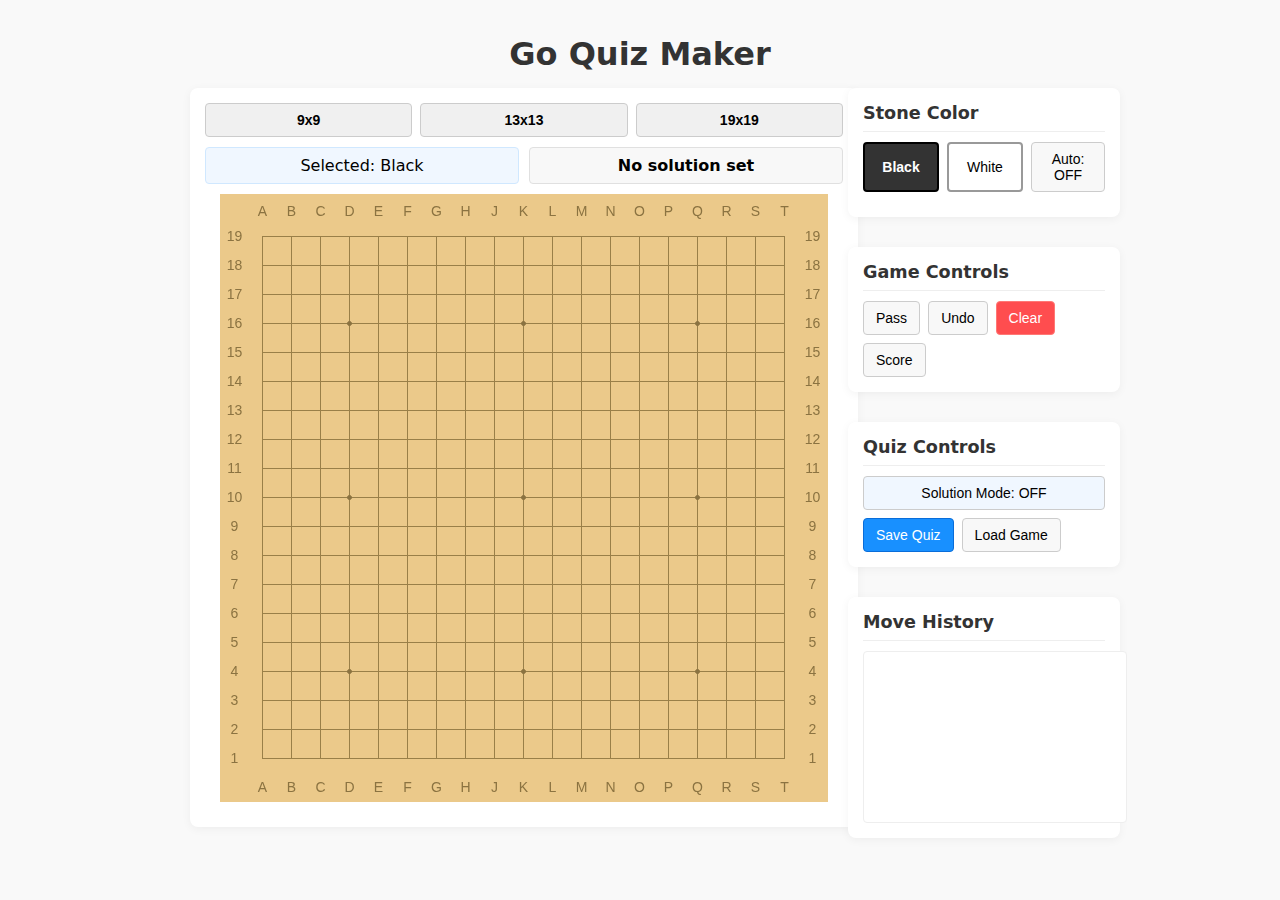
<file: tools/go quiz maker.html>
<!DOCTYPE html>
<html>
<head>
    <title>Go Quiz Maker</title>
    <link rel="stylesheet" href="tenuki.min.css">
    <style>
        body {
            display: flex;
            flex-direction: column;
            align-items: center;
            font-family: system-ui, -apple-system, BlinkMacSystemFont, 'Segoe UI', Roboto, sans-serif;
            max-width: 900px;
            margin: 0 auto;
            padding: 20px;
            background-color: #f9f9f9;
        }

        h1 {
            text-align: center;
            margin: 15px 0;
            font-size: 2rem;
            color: #333;
        }

        .main-container {
            display: flex;
            width: 100%;
        }

        .board-column {
            flex: 2;
            padding-right: 20px;
        }

        .controls-column {
            flex: 1;
            display: flex;
            flex-direction: column;
            gap: 15px;
        }

        .section {
            background-color: white;
            border-radius: 8px;
            box-shadow: 0 2px 10px rgba(0, 0, 0, 0.05);
            padding: 15px;
            margin-bottom: 15px;
            width: 100%;
        }

        .section-title {
            font-size: 1.1rem;
            font-weight: bold;
            margin-bottom: 10px;
            color: #333;
            border-bottom: 1px solid #eee;
            padding-bottom: 8px;
        }

        .controls {
            display: flex;
            flex-wrap: wrap;
            gap: 8px;
        }

        button {
            padding: 8px 12px;
            margin: 0;
            border: 1px solid #ccc;
            border-radius: 4px;
            background-color: #f8f8f8;
            cursor: pointer;
            font-size: 14px;
            transition: all 0.2s;
        }

        button:hover {
            background-color: #e8e8e8;
        }

        .board-size-buttons {
            display: flex;
            gap: 8px;
            margin-bottom: 10px;
        }

        .board-size-buttons button {
            flex: 1;
            background-color: #f0f0f0;
            font-weight: bold;
        }

        #board-container {
            margin: 10px 0;
            display: flex;
            justify-content: center;
            width: 100%;
        }

        #file-input {
            display: none;
        }

        .status-panel {
            display: flex;
            justify-content: space-between;
            margin-bottom: 10px;
        }

        .status-box {
            flex: 1;
            padding: 8px;
            border-radius: 4px;
            text-align: center;
            margin-right: 10px;
        }

        .status-box:last-child {
            margin-right: 0;
        }

        .game-info {
            background-color: #f0f7ff;
            border: 1px solid #d0e8ff;
        }

        .solution-info {
            background-color: #f8f8f8;
            border: 1px solid #e0e0e0;
            font-weight: bold;
        }

        #solution-mode-btn.active {
            background-color: #ffcccc;
            border-color: #ff6666;
        }

        .color-selector {
            display: flex;
            gap: 8px;
            margin-bottom: 10px;
        }

        .color-btn {
            flex: 1;
            padding: 8px 10px;
            border: 1px solid #ccc;
            border-radius: 4px;
            background-color: #f8f8f8;
            cursor: pointer;
        }

        .color-btn.active {
            font-weight: bold;
        }

        #black-stone-btn {
            border: 2px solid #333;
        }

        #black-stone-btn.active {
            background-color: #333;
            color: white;
            border-color: black;
        }

        #white-stone-btn {
            border: 2px solid #999;
            background-color: #fff;
        }

        #white-stone-btn.active {
            background-color: #fff;
            color: black;
            border-color: #999;
            box-shadow: inset 0 0 0 1px rgba(0,0,0,0.1);
        }

        #auto-color-btn.active {
            background-color: #e6f7ff;
            border-color: #1890ff;
        }

        #solution-mode-btn {
            background-color: #f0f7ff;
            width: 100%;
            margin-bottom: 8px;
        }

        #solution-mode-btn.active {
            background-color: #ffe6e6;
            border-color: #ff9999;
            font-weight: bold;
        }

        button.primary {
            background-color: #1890ff;
            color: white;
            border-color: #096dd9;
        }

        button.primary:hover {
            background-color: #40a9ff;
        }

        button.danger {
            background-color: #ff4d4f;
            color: white;
            border-color: #ff7875;
        }

        button.danger:hover {
            background-color: #ff7875;
        }

        #moves-log {
            height: 150px;
            width: 100%;
            overflow-y: auto;
            border: 1px solid #eee;
            border-radius: 4px;
            padding: 10px;
            font-family: monospace;
            background-color: white;
        }

        .tenuki-board {
            margin: 0 auto;
        }

        @media (max-width: 768px) {
            .main-container {
                flex-direction: column;
            }
            .board-column {
                padding-right: 0;
            }
        }
    </style>
</head>
<body>
<h1>Go Quiz Maker</h1>

<div class="main-container">
    <div class="board-column">
        <div class="section">
            <div class="board-size-buttons">
                <button onclick="changeBoardSize(9)">9x9</button>
                <button onclick="changeBoardSize(13)">13x13</button>
                <button onclick="changeBoardSize(19)">19x19</button>
            </div>

            <div class="status-panel">
                <div class="status-box game-info" id="game-info">
                    Selected: <span id="current-player">Black</span>
                </div>
                <div class="status-box solution-info" id="solution-info">
                    No solution set
                </div>
            </div>

            <div id="board-container">
                <!-- Board will be recreated here -->
            </div>
        </div>
    </div>

    <div class="controls-column">
        <div class="section">
            <div class="section-title">Stone Color</div>
            <div class="color-selector">
                <button id="black-stone-btn" class="color-btn active" onclick="selectStoneColor('black')">Black</button>
                <button id="white-stone-btn" class="color-btn" onclick="selectStoneColor('white')">White</button>
                <button id="auto-color-btn" class="color-btn" onclick="toggleAutoColor()">Auto: OFF</button>
            </div>
        </div>

        <div class="section">
            <div class="section-title">Game Controls</div>
            <div class="controls">
                <button onclick="game.pass()">Pass</button>
                <button onclick="undoMove()">Undo</button>
                <button onclick="clearGame()" class="danger">Clear</button>
                <button onclick="showScore()">Score</button>
            </div>
        </div>

        <div class="section">
            <div class="section-title">Quiz Controls</div>
            <button id="solution-mode-btn" onclick="toggleSolutionMode()">Solution Mode: OFF</button>
            <div class="controls">
                <button onclick="saveGame()" class="primary">Save Quiz</button>
                <button onclick="loadGameDialog()">Load Game</button>
                <input type="file" id="file-input" accept=".json" onchange="loadGame(event)">
            </div>
        </div>

        <div class="section">
            <div class="section-title">Move History</div>
            <div id="moves-log">
                <div>Game moves will appear here...</div>
            </div>
        </div>
    </div>
</div>

<script src="tenuki.min.js"></script>
<script>
    let currentBoardSize = 19;
    let game;
    let moveHistory = []; // Store moves in format [color, coordinates/pass]
    const movesLogElement = document.getElementById('moves-log');

    // Solution tracking variables
    let solutionMode = false;
    let solutionMove = null;

    // Manual stone color selection variables
    let selectedStoneColor = "black"; // Default to black
    let autoColorMode = false; // By default, we'll use manual color selection

    // Letters used for SGF coordinates (excluding 'I')
    const LETTERS = 'ABCDEFGHJKLMNOPQRST';

    // Override the original playAt method to implement our manual color selection
    function initializeGame(options = {}) {
        // Create new board element
        const boardContainer = document.getElementById("board-container");
        boardContainer.innerHTML = `
            <div class="tenuki-board" data-include-coordinates="true"></div>
          `;

        const boardElement = boardContainer.querySelector(".tenuki-board");

        // Extract our custom options
        const isReplaying = options.isReplaying || false;
        const preserveHistory = options.preserveHistory || false;

        // Remove our custom options to avoid passing them to Tenuki
        const tenukiOptions = {...options};
        delete tenukiOptions.isReplaying;
        delete tenukiOptions.preserveHistory;

        // Default Tenuki options
        const defaultOptions = {
            element: boardElement,
            boardSize: currentBoardSize,
            komi: 6.5,
            fuzzyStonePlacement: false
        };

        // Merge provided options with defaults for Tenuki
        const gameOptions = {...defaultOptions, ...tenukiOptions};

        // Initialize new game instance
        game = new tenuki.Game(gameOptions);

        // Store the original playAt method
        const originalPlayAt = game.playAt;

        // Override the playAt method to handle manual color selection
        game.playAt = function(y, x, options = {}) {
            if (!autoColorMode && game.currentPlayer() !== selectedStoneColor) {
                // If we're in manual mode and the game's current player doesn't match our selection,
                // toggle the player before placing the stone
                game.pass({ render: false });
            }

            // Call the original playAt method
            return originalPlayAt.call(game, y, x, options);
        };

        // Reset move history when creating a new game
        if (!preserveHistory) {
            moveHistory = [];
            clearMovesLog();

            // Reset solution when starting a new game
            solutionMove = null;
            updateSolutionInfo();
        }

        // Add post-render callback to update UI
        game.callbacks.postRender = function(game) {
            updateGameInfo();

            // Record move in history if not replaying moves
            if (!isReplaying && moveHistory !== null) {
                const currentState = game.currentState();

                // Get the color that was just played
                let playedColor;

                if (autoColorMode) {
                    // In auto mode, get the opposite of current player (normal Go rules)
                    playedColor = currentState.color === "black" ? "white" : "black";
                } else {
                    // In manual mode, use the manually selected color
                    playedColor = selectedStoneColor;
                }

                if (currentState.pass) {
                    moveHistory.push([playedColor, "pass"]);
                    logMove(playedColor, "pass");
                } else if (currentState.playedPoint) {
                    const moveCoord = convertToSGF(currentState.playedPoint.y, currentState.playedPoint.x, game.boardSize);
                    moveHistory.push([playedColor, moveCoord]);
                    logMove(playedColor, moveCoord);

                    // If in solution mode, record this move as the solution
                    if (solutionMode) {
                        solutionMove = [playedColor, moveCoord];
                        updateSolutionInfo();

                        // Automatically turn off solution mode after setting a solution
                        toggleSolutionMode();
                    }
                }
            }
        };

        updateGameInfo();
    }

    // Toggle solution mode
    function toggleSolutionMode() {
        solutionMode = !solutionMode;
        const btn = document.getElementById('solution-mode-btn');
        btn.textContent = `Solution Mode: ${solutionMode ? 'ON' : 'OFF'}`;
        btn.classList.toggle('active', solutionMode);

        updateSolutionInfo();
    }

    // Update the solution info display
    function updateSolutionInfo() {
        const solutionInfo = document.getElementById('solution-info');
        if (solutionMove) {
            solutionInfo.textContent = `Solution: ${solutionMove[0].toUpperCase()} at ${solutionMove[1]}`;
            solutionInfo.style.backgroundColor = '#e6ffe6';
        } else {
            solutionInfo.textContent = "No solution set";
            solutionInfo.style.backgroundColor = '#f8f8f8';
        }
    }

    // Function to select stone color manually
    function selectStoneColor(color) {
        selectedStoneColor = color;

        // Update button UI
        document.getElementById("black-stone-btn").classList.toggle("active", color === "black");
        document.getElementById("white-stone-btn").classList.toggle("active", color === "white");

        // When selecting a color manually, turn off auto mode
        autoColorMode = false;
        document.getElementById("auto-color-btn").classList.remove("active");
        document.getElementById("auto-color-btn").textContent = "Auto: OFF";

        updateGameInfo();
    }

    // Toggle auto color mode
    function toggleAutoColor() {
        autoColorMode = !autoColorMode;

        // Update button UI
        document.getElementById("auto-color-btn").classList.toggle("active", autoColorMode);
        document.getElementById("auto-color-btn").textContent = `Auto: ${autoColorMode ? "ON" : "OFF"}`;

        updateGameInfo();
    }

    // Convert Tenuki coordinates to SGF (e.g., 3,3 -> D16 on 19x19)
    function convertToSGF(y, x, boardSize) {
        // Flip Y-axis since Tenuki counts from top, SGF from bottom
        const flippedY = boardSize - 1 - y;

        // Convert to letter + number format
        const columnLetter = LETTERS[x];
        const rowNumber = flippedY + 1;

        return columnLetter + rowNumber;
    }

    // Convert SGF coordinates to Tenuki (e.g., D16 -> 3,3 on 19x19)
    function convertFromSGF(sgfCoord, boardSize) {
        const columnLetter = sgfCoord.charAt(0);
        const rowNumber = parseInt(sgfCoord.slice(1));

        // Convert letter to X coordinate
        const x = LETTERS.indexOf(columnLetter);

        // Convert row number to Y coordinate (flipping the axis)
        const y = boardSize - rowNumber;

        return { y, x };
    }

    function clearMovesLog() {
        movesLogElement.innerHTML = '';
    }

    function logMove(color, coord) {
        const moveDiv = document.createElement('div');
        moveDiv.textContent = `${color.toUpperCase()}: ${coord}`;
        movesLogElement.appendChild(moveDiv);
        movesLogElement.scrollTop = movesLogElement.scrollHeight;
    }

    function updateGameInfo() {
        if (autoColorMode) {
            document.getElementById("current-player").textContent =
                game.currentPlayer().charAt(0).toUpperCase() + game.currentPlayer().slice(1);
        } else {
            document.getElementById("current-player").textContent =
                selectedStoneColor.charAt(0).toUpperCase() + selectedStoneColor.slice(1);
        }
    }

    function clearGame() {
        initializeGame();
    }

    function changeBoardSize(size) {
        currentBoardSize = size;
        initializeGame(); // Recreate the board with new size
    }

    function showScore() {
        if (game.isOver()) {
            const score = game.score();
            alert(`Black: ${score.black}, White: ${score.white}`);
        } else {
            alert("Game not over yet! Pass twice to end the game.");
        }
    }

    function saveGame() {
        const gameData = {
            boardSize: currentBoardSize,
            komi: game.komi,
            moves: moveHistory,
            solution: solutionMove
        };

        const jsonString = JSON.stringify(gameData, null, 2);
        const blob = new Blob([jsonString], { type: 'application/json' });
        const url = URL.createObjectURL(blob);

        // Create a temporary link element to trigger the download
        const a = document.createElement('a');
        a.href = url;
        a.download = `go-quiz-${new Date().toISOString().slice(0, 10)}.json`;
        document.body.appendChild(a);
        a.click();

        // Clean up
        setTimeout(() => {
            document.body.removeChild(a);
            URL.revokeObjectURL(url);
        }, 0);
    }

    function loadGameDialog() {
        document.getElementById('file-input').click();
    }

    function loadGame(event) {
        const file = event.target.files[0];
        if (!file) return;

        const reader = new FileReader();

        reader.onload = function(e) {
            try {
                const gameData = JSON.parse(e.target.result);
                console.log("Loaded game data:", gameData);

                if (!gameData.boardSize || !Array.isArray(gameData.moves)) {
                    throw new Error("Invalid game file format");
                }

                // Update board size
                currentBoardSize = gameData.boardSize;

                // Initialize new game with saved settings
                initializeGame({
                    boardSize: gameData.boardSize,
                    komi: gameData.komi || 6.5
                });

                // Store the move history from the file
                moveHistory = gameData.moves.slice();

                // Load the solution if it exists
                solutionMove = gameData.solution || null;
                updateSolutionInfo();

                // Clear the moves log before replaying
                clearMovesLog();

                // Replay moves from the saved game - this will also update the moves log
                replayMoves(gameData.moves);

                // Reset file input
                document.getElementById('file-input').value = '';
            } catch (error) {
                console.error("Error loading game:", error);
                alert("Failed to load game file: " + error.message);
            }
        };

        reader.readAsText(file);
    }

    function replayMoves(moves) {
        if (!moves || !Array.isArray(moves)) return;

        // Create a clean board state
        clearGame();

        // We need to manually place stones according to their recorded colors
        const blackStones = [];
        const whiteStones = [];

        // First, separate the moves by color
        for (const [color, moveData] of moves) {
            if (moveData === "pass") continue;

            // Convert SGF coordinates to Tenuki coordinates
            const { y, x } = convertFromSGF(moveData, currentBoardSize);

            if (color === "black") {
                blackStones.push({ y, x });
            } else {
                whiteStones.push({ y, x });
            }
        }

        // For each move, log it in the UI
        for (const [color, moveData] of moves) {
            if (moveData !== "pass") {
                logMove(color, moveData);
            }
        }

        // Place all black stones first
        for (const stone of blackStones) {
            // Ensure we're in manual mode with black stones selected
            autoColorMode = false;
            selectedStoneColor = "black";
            updateGameInfo();

            // Make sure game's current player is black before placing
            if (game.currentPlayer() !== "black") {
                game.pass({ render: false });
            }

            // Place the stone
            game.playAt(stone.y, stone.x);
        }

        // Then place all white stones
        for (const stone of whiteStones) {
            // Ensure we're in manual mode with white stones selected
            autoColorMode = false;
            selectedStoneColor = "white";
            updateGameInfo();

            // Make sure game's current player is white before placing
            if (game.currentPlayer() !== "white") {
                game.pass({ render: false });
            }

            // Place the stone
            game.playAt(stone.y, stone.x);
        }

        // Update the UI buttons to reflect the final state
        document.getElementById("black-stone-btn").classList.toggle("active", selectedStoneColor === "black");
        document.getElementById("white-stone-btn").classList.toggle("active", selectedStoneColor === "white");
        document.getElementById("auto-color-btn").classList.toggle("active", autoColorMode);
        document.getElementById("auto-color-btn").textContent = `Auto: ${autoColorMode ? "ON" : "OFF"}`;
    }

    function undoMove() {
        // Temporarily override the postRender callback so it won't log a move.
        const originalCallback = game.callbacks.postRender;
        game.callbacks.postRender = function(game) {
            updateGameInfo();
        };

        // Execute undo.
        game.undo();

        // Remove the last move from our moveHistory and UI.
        if (moveHistory.length > 0) {
            moveHistory.pop();
            if (movesLogElement.lastChild) {
                movesLogElement.removeChild(movesLogElement.lastChild);
            }
        }

        // Manually re-render the board (if undo doesn't trigger a render automatically).
        game.render();

        // Restore the original callback.
        game.callbacks.postRender = originalCallback;
    }

    // Initial game setup
    initializeGame();

    // Initialize the color buttons
    selectStoneColor("black");
</script>
</body>
</html>
</file>
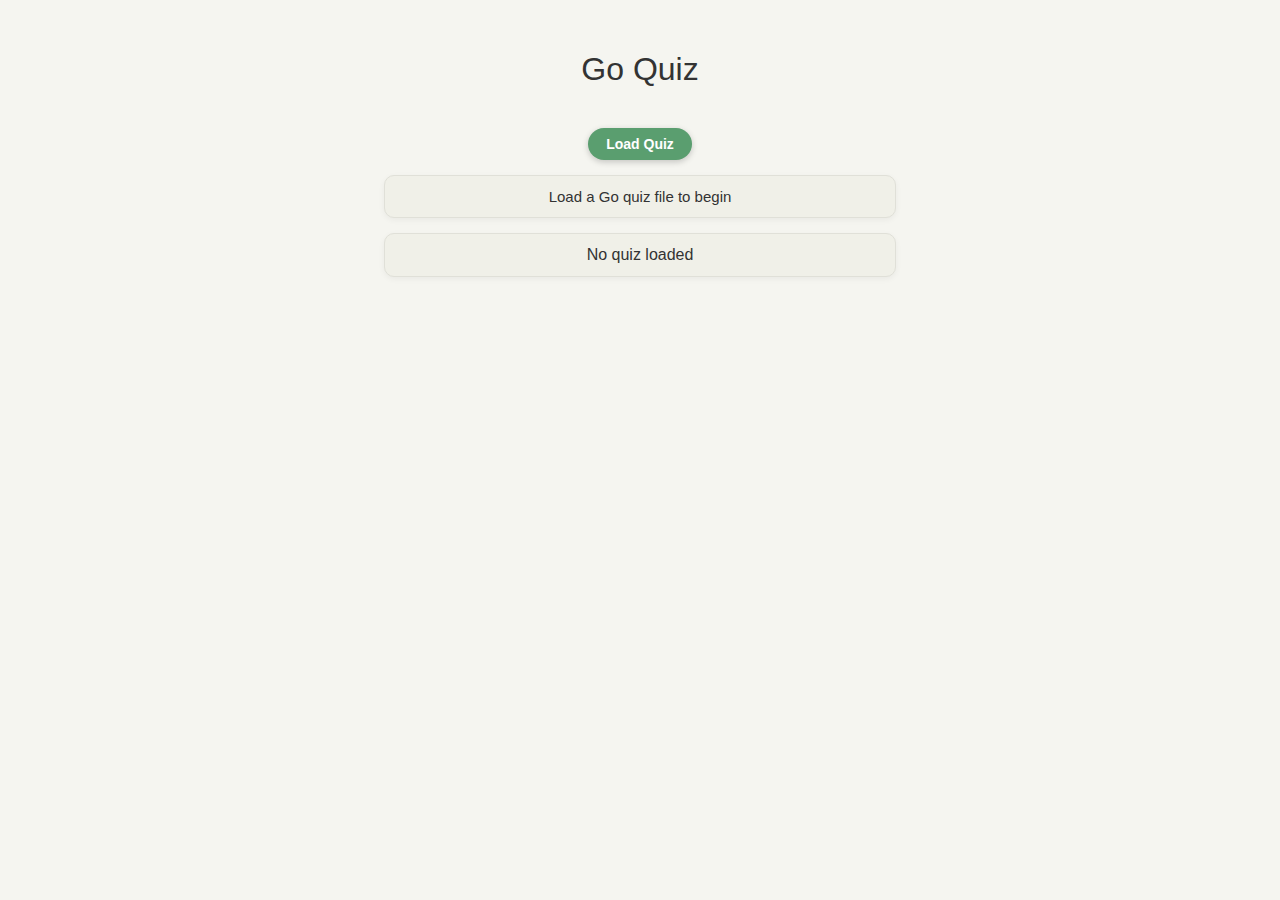
<file: tools/go quiz player.html>
<!DOCTYPE html>
<html lang="en">
<head>
    <meta charset="UTF-8">
    <meta name="viewport" content="width=device-width, initial-scale=1.0">
    <title>Go Quiz</title>
    <link rel="stylesheet" href="tenuki.min.css">
    <style>
        body {
            font-family: 'Helvetica Neue', Arial, sans-serif;
            text-align: center;
            background-color: #f5f5f0;
            color: #333;
            max-width: 800px;
            margin: 0 auto;
            padding: 30px 20px;
        }

        h1 {
            font-weight: 300;
            margin-bottom: 25px;
            color: #333;
        }

        .container {
            display: flex;
            flex-direction: column;
            align-items: center;
        }

        .board-container {
            margin: 15px auto;
            position: relative;
            display: flex;
            justify-content: center;
        }

        .tenuki-board {
            margin: 0 auto;
            box-shadow: 0 4px 15px rgba(0, 0, 0, 0.12);
        }

        .feedback {
            width: 60%;
            margin: 0 auto 15px auto;
            padding: 12px 15px;
            background-color: #f0f0e8;
            border-radius: 10px;
            border: 1px solid #e0e0d8;
            box-shadow: 0 2px 6px rgba(0, 0, 0, 0.05);
            text-align: center;
            font-size: 16px;
            font-weight: 500;
            transition: all 0.3s ease;
        }

        .feedback.correct {
            background-color: #5a9e6f;
            color: white;
            animation: winner-pulse 2s infinite ease-in-out;
        }

        .feedback.incorrect {
            background-color: #e05252;
            color: white;
        }

        .feedback.neutral {
            background-color: #f0f0e8;
            color: #333;
        }

        .controls {
            display: flex;
            justify-content: center;
            gap: 10px;
            margin: 15px 0;
        }

        button {
            background-color: #f2f2f2;
            color: #333;
            border: 1px solid #ddd;
            border-radius: 20px;
            padding: 8px 18px;
            font-size: 14px;
            font-weight: 500;
            cursor: pointer;
            transition: all 0.2s ease;
            outline: none;
        }

        button:hover {
            background-color: #e0e0e0;
            transform: translateY(-1px);
        }

        button:active {
            transform: translateY(1px);
        }

        .load-btn {
            background-color: #5a9e6f;
            color: white;
            font-weight: bold;
            box-shadow: 0 2px 6px rgba(0, 0, 0, 0.2);
            border: none;
        }

        .load-btn:hover {
            background-color: #4a8e5f;
        }

        .quiz-info {
            width: 60%;
            margin: 0 auto 15px auto;
            padding: 12px 15px;
            background-color: #f0f0e8;
            border-radius: 10px;
            border: 1px solid #e0e0d8;
            box-shadow: 0 2px 6px rgba(0, 0, 0, 0.05);
            text-align: center;
            font-size: 15px;
            display: flex;
            align-items: center;
            justify-content: center;
        }

        /* New styles for the stone indicator */
        .color-display {
            display: flex;
            align-items: center;
            justify-content: center;
            gap: 12px;
        }

        .stone-indicator {
            width: 24px;
            height: 24px;
            border-radius: 50%;
            display: inline-block;
            box-shadow: 0 2px 4px rgba(0, 0, 0, 0.2);
        }

        .stone-indicator.black {
            background-color: #222;
        }

        .stone-indicator.white {
            background-color: #fff;
            border: 1px solid #ccc;
        }

        #file-input {
            display: none;
        }

        @keyframes winner-pulse {
            0% { opacity: 0.9; }
            50% { opacity: 1; }
            100% { opacity: 0.9; }
        }

        @media (max-width: 600px) {
            .feedback, .quiz-info {
                width: 90%;
            }
        }
    </style>
</head>
<body>
<div class="container">
    <h1>Go Quiz</h1>

    <div class="controls">
        <input type="file" id="file-input" accept=".json">
        <button id="load-btn" class="load-btn">Load Quiz</button>
        <button id="retry-btn" class="retry-btn" style="display: none;">Retry</button>
    </div>

    <div id="quiz-info" class="quiz-info">
        Load a Go quiz file to begin
    </div>

    <div id="feedback" class="feedback neutral">
        No quiz loaded
    </div>

    <div id="board-container" class="board-container">
        <div class="tenuki-board" data-include-coordinates="true"></div>
    </div>
</div>

<script src="tenuki.min.js"></script>
<script>
    // Global variables
    let game = null;
    let quizData = null;
    let solution = null;
    const LETTERS = 'ABCDEFGHJKLMNOPQRST';

    // DOM elements
    const boardContainer = document.getElementById('board-container');
    const feedbackElement = document.getElementById('feedback');
    const quizInfoElement = document.getElementById('quiz-info');
    const fileInput = document.getElementById('file-input');
    const loadButton = document.getElementById('load-btn');
    const retryButton = document.getElementById('retry-btn');

    // Initialize the UI
    initializeUI();

    function initializeUI() {
        // Set up event listeners
        loadButton.addEventListener('click', () => fileInput.click());
        fileInput.addEventListener('change', loadQuiz);
        retryButton.addEventListener('click', resetQuiz);

        // Initially there's no board until a quiz is loaded
        boardContainer.innerHTML = '<div class="tenuki-board" data-include-coordinates="true"></div>';
    }

    function loadQuiz(event) {
        const file = event.target.files[0];
        if (!file) return;

        const reader = new FileReader();

        reader.onload = function(e) {
            try {
                quizData = JSON.parse(e.target.result);

                if (!quizData.boardSize || !Array.isArray(quizData.moves) || !quizData.solution) {
                    throw new Error("Invalid quiz file format");
                }

                // Store the solution
                solution = quizData.solution;

                // Set up the board and initialize the game
                setupBoard();

                // Update UI
                updateQuizInfo();
                updateFeedback("neutral", "Make your move to solve the quiz");
                retryButton.style.display = "inline-block";

                // Reset file input
                fileInput.value = '';
            } catch (error) {
                console.error("Error loading quiz:", error);
                updateFeedback("incorrect", "Failed to load quiz file: " + error.message);
            }
        };

        reader.readAsText(file);
    }

    function setupBoard() {
        // Create a fresh board container
        boardContainer.innerHTML = '<div class="tenuki-board" data-include-coordinates="true"></div>';
        const boardElement = boardContainer.querySelector(".tenuki-board");

        // Initialize the game with the right board size
        game = new tenuki.Game({
            element: boardElement,
            boardSize: quizData.boardSize,
            komi: quizData.komi || 6.5,
            fuzzyStonePlacement: false
        });

        // Override the playAt method to check for the solution
        const originalPlayAt = game.playAt;
        game.playAt = function(y, x) {
            // First, check if this is a valid move
            const isValidMove = originalPlayAt.call(game, y, x);

            if (isValidMove) {
                // Convert the coordinates to SGF format
                const moveCoord = convertToSGF(y, x, game.boardSize);

                // Check if this move matches the solution
                if (solution[0] === game.currentState().color && solution[1] === moveCoord) {
                    updateFeedback("correct", "Correct! That's the right move.");
                } else {
                    updateFeedback("incorrect", "Incorrect. Try again!");
                }
            }

            return isValidMove;
        };

        // Replay the moves from the quiz
        replayMoves(quizData.moves);
    }

    function replayMoves(moves) {
        if (!moves || !Array.isArray(moves)) return;

        // Place all stones according to the moves, except potentially the last one
        for (let i = 0; i < moves.length; i++) {
            const [color, moveData] = moves[i];

            // Skip the last move if it matches our solution
            // This prevents playing the solution move which the player needs to find
            if (i === moves.length - 1 &&
                solution &&
                solution[0] === color &&
                solution[1] === moveData) {
                console.log("Skipping last move as it's the solution");
                continue;
            }

            if (moveData === "pass") continue;

            // Convert SGF coordinates to Tenuki coordinates
            const { y, x } = convertFromSGF(moveData, game.boardSize);

            // Make sure the current player matches the move color
            while (game.currentPlayer() !== color) {
                game.pass({ render: false });
            }

            // Place the stone
            game.playAt(y, x);
        }
    }

    function convertToSGF(y, x, boardSize) {
        // Flip Y-axis since Tenuki counts from top, SGF from bottom
        const flippedY = boardSize - 1 - y;

        // Convert to letter + number format
        const columnLetter = LETTERS[x];
        const rowNumber = flippedY + 1;

        return columnLetter + rowNumber;
    }

    function convertFromSGF(sgfCoord, boardSize) {
        const columnLetter = sgfCoord.charAt(0);
        const rowNumber = parseInt(sgfCoord.slice(1));

        // Convert letter to X coordinate
        const x = LETTERS.indexOf(columnLetter);

        // Convert row number to Y coordinate (flipping the axis)
        const y = boardSize - rowNumber;

        return { y, x };
    }

    function updateFeedback(type, message) {
        feedbackElement.className = `feedback ${type}`;
        feedbackElement.textContent = message;
    }

    function updateQuizInfo() {
        if (quizData && solution) {
            // Create a visual stone indicator instead of just text
            quizInfoElement.innerHTML = `
                <div class="color-display">
                    <span>Play as:</span>
                    <div class="stone-indicator ${solution[0]}"></div>
                </div>
            `;
        } else {
            quizInfoElement.textContent = "Load a Go quiz file to begin";
        }
    }

    function resetQuiz() {
        if (quizData) {
            setupBoard();
            updateFeedback("neutral", "Make your move to solve the quiz");
        }
    }
</script>
</body>
</html>
</file>
<file: tools/tenuki.min.css>
/*!
 * Tenuki v0.3.1 (https://github.com/aprescott/tenuki)
 * Copyright © 2016-2019 Adam Prescott.
 * Licensed under the MIT license.
 */
.tenuki-dom-renderer.tenuki-board{position:relative;-webkit-user-select:none;user-select:none;-webkit-tap-highlight-color:transparent;overflow:hidden;cursor:default}.tenuki-dom-renderer.tenuki-board .tenuki-inner-container{background:#ebc98a}.tenuki-dom-renderer.tenuki-board .tenuki-zoom-container{transition:transform .2s ease-in-out;transform:scale(1)}.tenuki-dom-renderer.tenuki-board[data-include-coordinates=true] .cancel-zoom.visible,.tenuki-dom-renderer.tenuki-board[data-include-coordinates=true] .cancel-zoom.visible+.cancel-zoom-backdrop{margin-left:25px;margin-bottom:25px}.tenuki-dom-renderer.tenuki-board .lines{position:absolute;top:0;left:0;margin:18px}.tenuki-dom-renderer.tenuki-board[data-include-coordinates=true] .lines{margin:43px}.tenuki-dom-renderer.tenuki-board .line{background:#997f48;float:left;position:relative}.tenuki-dom-renderer.tenuki-board .line.horizontal{height:1px;width:100%;margin-bottom:28px;clear:left}.tenuki-dom-renderer.tenuki-board .line.vertical{width:1px;height:100%;margin-right:28px}.tenuki-dom-renderer.tenuki-board .line.vertical:last-child{margin-right:-1px}.tenuki-dom-renderer.tenuki-board[data-include-coordinates=true] .line.horizontal:after,.tenuki-dom-renderer.tenuki-board[data-include-coordinates=true] .line.horizontal:before,.tenuki-dom-renderer.tenuki-board[data-include-coordinates=true] .line.vertical:after,.tenuki-dom-renderer.tenuki-board[data-include-coordinates=true] .line.vertical:before{width:20px;height:20px;text-align:center;line-height:20px;font-family:sans-serif;color:#8b7341;display:block;font-size:14px}.tenuki-dom-renderer.tenuki-board[data-include-coordinates=true] .line.vertical:after,.tenuki-dom-renderer.tenuki-board[data-include-coordinates=true] .line.vertical:before{content:attr(data-top-gutter)}.tenuki-dom-renderer.tenuki-board[data-include-coordinates=true] .line.horizontal:after,.tenuki-dom-renderer.tenuki-board[data-include-coordinates=true] .line.horizontal:before{content:attr(data-left-gutter)}.tenuki-dom-renderer.tenuki-board[data-include-coordinates=true] .line.vertical:before{margin-left:-10px;margin-top:-38px}.tenuki-dom-renderer.tenuki-board[data-include-coordinates=true] .line.vertical:after{position:absolute;bottom:0;left:0;margin-left:-10px;margin-bottom:-38px}.tenuki-dom-renderer.tenuki-board[data-include-coordinates=true] .line.horizontal:before{margin-left:-38px;margin-top:-10px}.tenuki-dom-renderer.tenuki-board[data-include-coordinates=true] .line.horizontal:after{position:absolute;top:0;right:0;margin-right:-38px;margin-top:-10px}.tenuki-dom-renderer.tenuki-board .hoshi{margin-top:16px;margin-left:16px}.tenuki-dom-renderer.tenuki-board[data-include-coordinates=true] .hoshi{margin-top:41px;margin-left:41px}.tenuki-dom-renderer.tenuki-board .hoshi{width:calc(2 * 2px + 1px);height:calc(2 * 2px + 1px);border-radius:50%;background:#8b7341;position:absolute}.tenuki-dom-renderer.tenuki-board .intersections{position:absolute;top:4px;left:4px}.tenuki-dom-renderer.tenuki-board[data-include-coordinates=true] .intersections{margin-top:25px;margin-left:25px}.tenuki-dom-renderer.tenuki-board .intersection{width:29px;height:29px}.tenuki-dom-renderer.tenuki-board-nonflat,.tenuki-dom-renderer.tenuki-board-nonflat .intersections,.tenuki-dom-renderer.tenuki-board-nonflat .tenuki-inner-container,.tenuki-dom-renderer.tenuki-board-nonflat .tenuki-zoom-container{transform:scale(1) translate3d(0,0,0)}.tenuki-dom-renderer.tenuki-board-nonflat.tenuki-smaller-stones .intersection{width:27px;height:27px;border:1px solid transparent}.tenuki-dom-renderer.tenuki-board-nonflat.tenuki-fuzzy-placement .occupied{transition:.1s margin}.tenuki-dom-renderer.tenuki-board-nonflat.tenuki-fuzzy-placement .intersection.played{transition:none}.tenuki-dom-renderer.tenuki-board-nonflat.tenuki-fuzzy-placement .intersection.v-shift-up{margin-top:-1px}.tenuki-dom-renderer.tenuki-board-nonflat.tenuki-fuzzy-placement .intersection.v-shift-upup{margin-top:-2px}.tenuki-dom-renderer.tenuki-board-nonflat.tenuki-fuzzy-placement .intersection.v-shift-down{margin-top:1px}.tenuki-dom-renderer.tenuki-board-nonflat.tenuki-fuzzy-placement .intersection.v-shift-downdown{margin-top:2px}.tenuki-dom-renderer.tenuki-board-nonflat.tenuki-fuzzy-placement .intersection.h-shift-left{margin-left:-1px}.tenuki-dom-renderer.tenuki-board-nonflat.tenuki-fuzzy-placement .intersection.h-shift-leftleft{margin-left:-2px}.tenuki-dom-renderer.tenuki-board-nonflat.tenuki-fuzzy-placement .intersection.h-shift-right{margin-left:1px}.tenuki-dom-renderer.tenuki-board-nonflat.tenuki-fuzzy-placement .intersection.h-shift-rightright{margin-left:2px}.tenuki-dom-renderer.tenuki-board .intersection,.tenuki-dom-renderer.tenuki-board .intersection .stone{position:absolute}.tenuki-dom-renderer.tenuki-board .empty.hovered .stone,.tenuki-dom-renderer.tenuki-board .occupied .stone{content:"";display:block;border-radius:50%;border:1px solid #000;width:calc(100% - 2px);height:calc(100% - 2px)}.tenuki-dom-renderer.tenuki-board .intersection.occupied.played .stone:after{content:"";display:block;width:5px;height:5px;border-radius:50%;border:2px solid;position:absolute;left:calc((100% + 2px + 1px)/ 2);top:calc((100% + 2px + 1px)/ 2);margin-left:-6px;margin-top:-6px;z-index:2}.tenuki-dom-renderer.tenuki-board .intersection.white.occupied.played .stone:after{color:#000;background:#000}.tenuki-dom-renderer.tenuki-board .intersection.black.occupied.played .stone:after{color:#fff;background:#fff}.tenuki-dom-renderer.tenuki-board .empty.hovered.white .stone,.tenuki-dom-renderer.tenuki-board .occupied.white .stone{background:#fff;border-color:#676767}.tenuki-dom-renderer.tenuki-board .empty.hovered.white .stone{border-color:#000}.tenuki-dom-renderer.tenuki-board .empty.hovered.black .stone,.tenuki-dom-renderer.tenuki-board .occupied.black .stone{background:#000}.tenuki-dom-renderer.tenuki-board .intersection.dead .stone,.tenuki-dom-renderer.tenuki-board .intersection.empty.hovered .stone{opacity:.5}.tenuki-dom-renderer.tenuki-board-nonflat .intersection.dead .stone{opacity:.7}.tenuki-dom-renderer.tenuki-board .intersection.ko .stone{background:0 0!important;width:11px!important;height:11px!important;border:1px solid #000!important;border-radius:0!important;left:50%!important;top:50%!important;opacity:1!important;position:absolute;margin-top:calc(-1px - 6px);margin-left:calc(-1px - 6px)}.tenuki-dom-renderer.tenuki-board .intersection.occupied.black.dead .stone,.tenuki-dom-renderer.tenuki-board .intersection.occupied.black.white .stone{border-color:rgba(0,0,0,.5)}.tenuki-dom-renderer.tenuki-board .intersection.occupied.black.dead .stone{background:rgba(0,0,0,.5)}.tenuki-dom-renderer.tenuki-board .intersection.occupied.white.dead .stone{background:rgba(255,255,255,.5)}.tenuki-dom-renderer.tenuki-board .intersection.territory-black:after,.tenuki-dom-renderer.tenuki-board .intersection.territory-white:after{content:"";display:block;width:calc(25% + 4px);height:calc(25% + 4px);position:absolute;left:50%;top:50%;margin-left:calc((-25% - 4px)/ 2);margin-top:calc((-25% - 4px)/ 2)}.tenuki-dom-renderer.tenuki-board .intersection.territory-black:after{background:#000}.tenuki-dom-renderer.tenuki-board .intersection.territory-white:after{background:#fff}.tenuki-dom-renderer.tenuki-board-nonflat .occupied .stone{box-shadow:0 1.5px 0 rgba(62,62,62,.38)}.tenuki-dom-renderer.tenuki-board-nonflat .intersection.dead .stone{box-shadow:0 1.5px 0 rgba(62,62,62,.19)}.tenuki-dom-renderer.tenuki-board-nonflat .empty.hovered.black .stone,.tenuki-dom-renderer.tenuki-board-nonflat .occupied.black .stone{border-color:#474747}.tenuki-dom-renderer.tenuki-board-nonflat .empty.hovered.white .stone,.tenuki-dom-renderer.tenuki-board-nonflat .occupied.white .stone{border-color:#dedede}.tenuki-dom-renderer.tenuki-board-nonflat .occupied .stone:before{content:"";position:absolute;top:0;left:0;width:100%;height:100%;border-radius:50%;z-index:2}.tenuki-dom-renderer.tenuki-board-nonflat .occupied.black .stone:before{background:radial-gradient(circle at 50% 15%,#616161,#39363d 50%)}.tenuki-dom-renderer.tenuki-board-nonflat .occupied.white .stone:before{background:radial-gradient(circle at 50% 15%,#fff,#fafdfc 70%)}.tenuki-board.tenuki-scaled .cancel-zoom.visible{background:#b95858;height:70px;width:20px;position:absolute;transform:rotateZ(45deg);bottom:62px;z-index:2;left:89px}.tenuki-board.tenuki-svg-renderer.tenuki-scaled .cancel-zoom.visible{left:87px}.tenuki-board.tenuki-scaled .cancel-zoom.visible:after{background:#b95858;content:"";height:20px;left:-25px;position:absolute;top:25px;width:70px}.tenuki-board.tenuki-scaled .cancel-zoom.visible+.cancel-zoom-backdrop{position:absolute;z-index:1;bottom:48px;background:rgba(235,201,138,.81);border-radius:50%;width:100px;height:100px;left:49px}.tenuki-board.tenuki-svg-renderer.tenuki-scaled .cancel-zoom.visible+.cancel-zoom-backdrop{width:99px;height:98px;left:47px}.tenuki-svg-renderer{-webkit-user-select:none;user-select:none;cursor:default}.tenuki-svg-renderer.tenuki-board-nonflat .intersections,.tenuki-svg-renderer.tenuki-board-nonflat .tenuki-zoom-container,.tenuki-svg-renderer.tenuki-board-nonflat svg{transform:translate3d(0,0,0)}.tenuki-svg-renderer.tenuki-board{position:relative;overflow:hidden;-webkit-tap-highlight-color:transparent}.tenuki-svg-renderer.tenuki-board .line-box{stroke:#997f48;fill:transparent}.tenuki-svg-renderer.tenuki-board .hoshi{stroke:#8b7341;fill:#8b7341}.tenuki-svg-renderer.tenuki-board .tenuki-inner-container{background-color:#ebc98a}.tenuki-svg-renderer.tenuki-board .tenuki-zoom-container{transition:transform .2s ease-in-out}.tenuki-svg-renderer.tenuki-board .intersection,.tenuki-svg-renderer.tenuki-board .intersection .stone{fill:transparent;stroke:transparent}.tenuki-svg-renderer.tenuki-board .intersection.black .stone{fill:#000;stroke:#000}.tenuki-svg-renderer.tenuki-board .intersection.white .stone{fill:#fff;stroke:#676767}.tenuki-svg-renderer.tenuki-board .intersection.dead .stone,.tenuki-svg-renderer.tenuki-board .intersection.dead .stone-shadow,.tenuki-svg-renderer.tenuki-board .intersection.hovered .stone{opacity:.5}.tenuki-svg-renderer.tenuki-board-nonflat .intersection.dead .stone,.tenuki-svg-renderer.tenuki-board-nonflat .intersection.dead .stone-shadow{opacity:.7}.tenuki-svg-renderer.tenuki-board .intersection.dead.white .stone,.tenuki-svg-renderer.tenuki-board .intersection.hovered.white .stone{stroke:#000}.tenuki-svg-renderer.tenuki-board .intersection .ko-marker,.tenuki-svg-renderer.tenuki-board .intersection .marker,.tenuki-svg-renderer.tenuki-board .intersection .territory-marker{visibility:hidden}.tenuki-svg-renderer.tenuki-board .intersection.black .marker{fill:#fff}.tenuki-svg-renderer.tenuki-board .intersection.white .marker{fill:#000}.tenuki-svg-renderer.tenuki-board .intersection.ko .ko-marker{stroke:#000}.tenuki-svg-renderer.tenuki-board .intersection.territory-black .territory-marker{fill:#000}.tenuki-svg-renderer.tenuki-board .intersection.territory-white .territory-marker{fill:#fff}.tenuki-svg-renderer.tenuki-board .intersection.ko .ko-marker,.tenuki-svg-renderer.tenuki-board .intersection.played .marker,.tenuki-svg-renderer.tenuki-board .intersection.territory-black .territory-marker,.tenuki-svg-renderer.tenuki-board .intersection.territory-white .territory-marker{visibility:visible}.tenuki-svg-renderer.tenuki-board-nonflat .intersection.hovered.black .stone,.tenuki-svg-renderer.tenuki-board-nonflat .intersection.hovered.white .stone{filter:none!important}.tenuki-svg-renderer.tenuki-board-nonflat .intersection.black .stone,.tenuki-svg-renderer.tenuki-board-nonflat .intersection.dead.black .stone,.tenuki-svg-renderer.tenuki-board-nonflat .intersection.hovered.black .stone{stroke:#474747}.tenuki-svg-renderer.tenuki-board-nonflat .intersection.black .stone-shadow,.tenuki-svg-renderer.tenuki-board-nonflat .intersection.white .stone-shadow{fill:rgba(61,61,61,.38)}.tenuki-svg-renderer.tenuki-board-nonflat .intersection.dead .stone-shadow{fill:rgba(61,61,61,.19)}.tenuki-svg-renderer.tenuki-board-nonflat .intersection.hovered.black .stone-shadow,.tenuki-svg-renderer.tenuki-board-nonflat .intersection.hovered.white .stone-shadow{fill:none}.tenuki-svg-renderer.tenuki-board-nonflat .intersection.dead.white .stone,.tenuki-svg-renderer.tenuki-board-nonflat .intersection.hovered.white .stone,.tenuki-svg-renderer.tenuki-board-nonflat .intersection.white .stone{stroke:#dedede}.tenuki-svg-renderer.tenuki-board-nonflat.tenuki-fuzzy-placement .intersection.occupied,.tenuki-svg-renderer.tenuki-board-nonflat.tenuki-fuzzy-placement .intersection.occupied .intersection-inner-container{transition:.1s transform}.tenuki-svg-renderer.tenuki-board-nonflat.tenuki-fuzzy-placement .intersection.played,.tenuki-svg-renderer.tenuki-board-nonflat.tenuki-fuzzy-placement .intersection.played .intersection-inner-container{transition:none}.tenuki-svg-renderer.tenuki-board-nonflat.tenuki-fuzzy-placement .intersection.v-shift-up{transform:translateY(-1px)}.tenuki-svg-renderer.tenuki-board-nonflat.tenuki-fuzzy-placement .intersection.v-shift-upup{transform:translateY(-2px)}.tenuki-svg-renderer.tenuki-board-nonflat.tenuki-fuzzy-placement .intersection.v-shift-down{transform:translateY(1px)}.tenuki-svg-renderer.tenuki-board-nonflat.tenuki-fuzzy-placement .intersection.v-shift-downdown{transform:translateY(2px)}.tenuki-svg-renderer.tenuki-board-nonflat.tenuki-fuzzy-placement .intersection.h-shift-left .intersection-inner-container{transform:translateX(-1px)}.tenuki-svg-renderer.tenuki-board-nonflat.tenuki-fuzzy-placement .intersection.h-shift-leftleft .intersection-inner-container{transform:translateX(-2px)}.tenuki-svg-renderer.tenuki-board-nonflat.tenuki-fuzzy-placement .intersection.h-shift-right .intersection-inner-container{transform:translateX(1px)}.tenuki-svg-renderer.tenuki-board-nonflat.tenuki-fuzzy-placement .intersection.h-shift-rightright .intersection-inner-container{transform:translateX(2px)}.tenuki-svg-renderer .coordinates{fill:#8b7341;font-family:sans-serif;font-size:14px}
</file>
